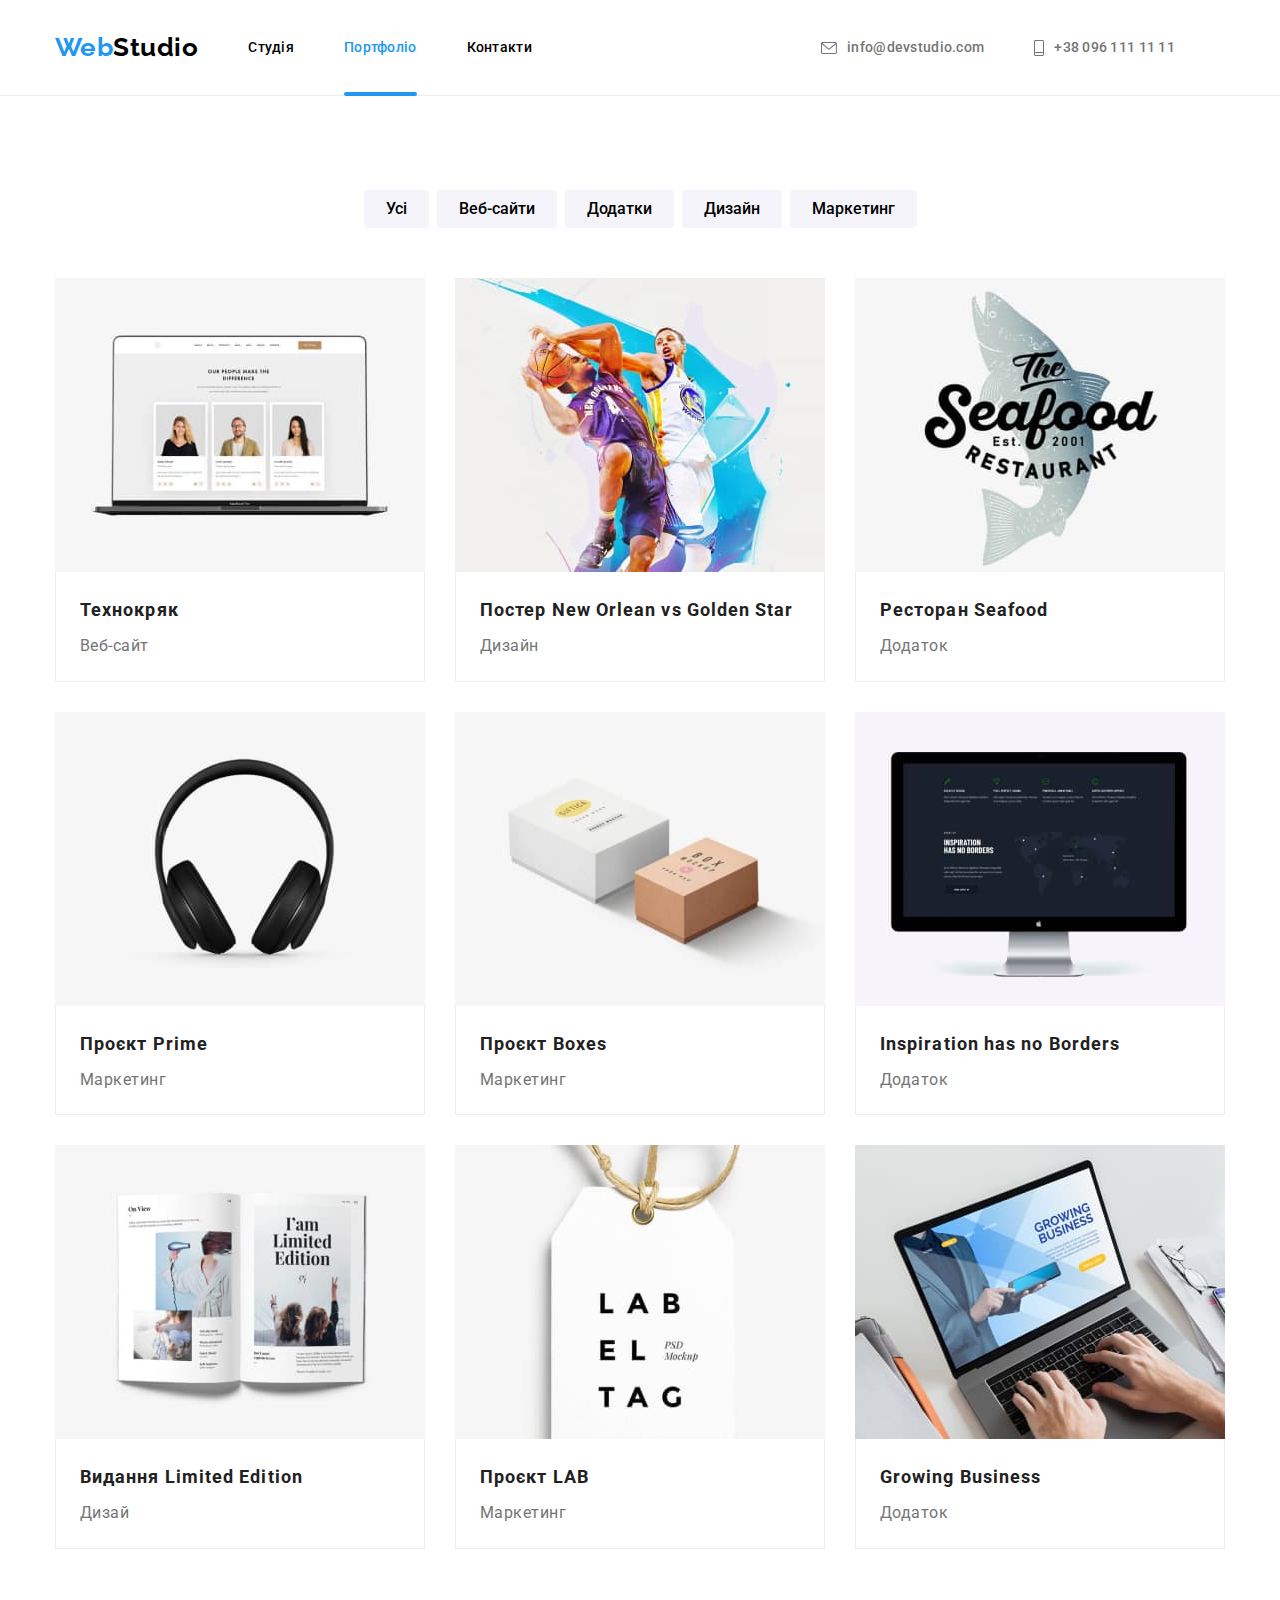
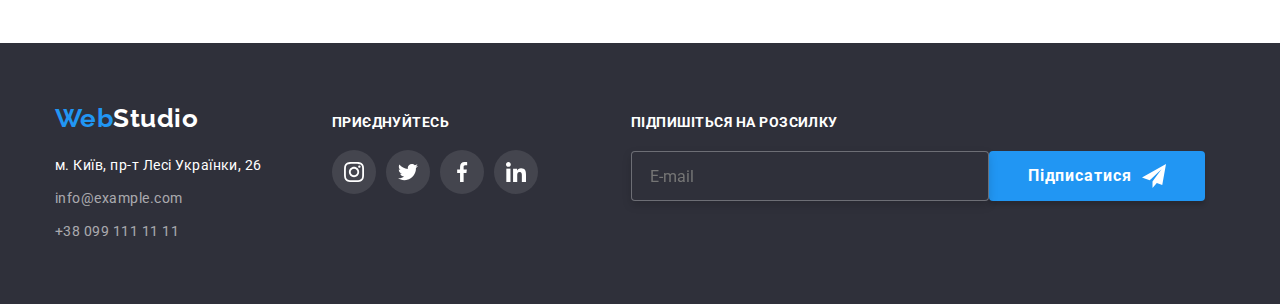
<file: portfolio.html>
<!DOCTYPE html>
<html lang="uk">

<head>
  <meta charset="UTF-8" />
  <meta http-equiv="X-UA-Compatible" content="IE=edge" />
  <meta name="viewport" content="width=device-width, initial-scale=1.0" />
  <title>Portfolio</title>
  <link rel="preconnect" href="https://fonts.googleapis.com" />
  <link rel="preconnect" href="https://fonts.gstatic.com" crossorigin />
  <link href="https://fonts.googleapis.com/css2?family=Raleway:wght@700&family=Roboto:wght@400;500;700;900&display=swap"
    rel="stylesheet" />
  <link rel="stylesheet" href="https://cdn.jsdelivr.net/npm/modern-normalize@1.1.0/modern-normalize.min.css" />
  <link rel="stylesheet" href="./css/styles.css" />
</head>
<body>
  <header class="page-header">
    <div class="header-box container">
      <nav class="page-navigation">
        <a class="logo link" href="/index.html"><span class="logo-item">Web</span>Studio</a>
        <ul class="menu-list list">
          <li class="menu-item">
            <a class="menu-link link" href="index.html">Студія</a>
          </li>
          <li class="menu-item">
            <a class="menu-link link current" href="portfolio.html"><span class="accent">Портфоліо</span></a>
          </li>
          <li class="menu-item">
            <a class="menu-link link" href="#contacts">Контакти</a>
          </li>
        </ul>
      </nav>
      <ul class="list-contact list">
        <li class="mail-link page-cont">
          <a class="mail link focus-cont" href="mailto:info@devstudio.com">
            <svg class="mail-icon cont-icon" width="16px" height="12px">
              <use href="./symbol-defs.svg#icon-envelope"></use>
            </svg>
            info@devstudio.com
          </a>
        </li>
        <li class="phone-link page-cont">
          <a class="contact-phone-number link focus-cont" href="tel:+380961111111">
            <svg class="phone-icon cont-icon" width="10" height="16">
              <use href="./symbol-defs.svg#icon-Vector"></use>
            </svg>
            +38 096 111 11 11</a>
        </li>
      </ul>
    </div>
  </header>
  <main class="main-page">
    <section class="filther section">
      <div class="container">
        <h1 class="visually-hidden">Наші роботи</h1>
        <ul class="filther-btn list">
          <li><button class="button-item" type="button">Усі</button></li>
          <li><button class="button-item" type="button">Веб-сайти</button></li>
          <li><button class="button-item" type="button">Додатки</button></li>
          <li><button class="button-item" type="button">Дизайн</button></li>
          <li><button class="button-item" type="button">Маркетинг</button></li>
        </ul>
        <ul class="project-link list">
          <li class="project-table"><a href="" class="shadow-link">
              <div class="shadow-cont">
                <div class="swipe-text">
                  <img class="pjoject-img" src="./images-portfolio/img-portholio-1.jpg" alt="Технокряк">
                  <p class="overlay">Ресурс пропонує комплексні пропозиції з різним рівнем функціоналу
                    та
                    сервісів. Все це дозволить відвідувачу отримати вичерпні відомості про компанію
                    чи
                    приватну особу.</p>
                </div>
                <div class="project-list">
                  <h2 class="project">Технокряк</h2>
                  <p class="project-type">Веб-сайт</p>
                </div>
              </div>

            </a>

          </li>
          <li class="project-table"><a href="" class="shadow-link">
              <div class="shadow-cont">
                <div class="swipe-text">
                  <img class="pjoject-img" src="./images-portfolio/img-portholio-2.jpg"
                    alt="Постер-New-Orlean-vs-Golden-Star">
                  <p class="overlay">Ресурс пропонує комплексні пропозиції з різним рівнем функціоналу
                    та
                    сервісів. Все це дозволить відвідувачу отримати вичерпні відомості про компанію
                    чи
                    приватну особу.</p>
                </div>

                <div class="project-list">
                  <h2 class="project">Постер New Orlean vs Golden Star</h2>
                  <p class="project-type">Дизайн</p>
                </div>
              </div>

            </a>

          </li>
          <li class="project-table"><a href="" class="shadow-link">
              <div class="shadow-cont">
                <div class="swipe-text">
                  <img class="pjoject-img" src="./images-portfolio/img-portholio-3.jpg" alt="Ресторан-Морепродукти">
                  <p class="overlay">Ресурс пропонує комплексні пропозиції з різним рівнем функціоналу
                    та
                    сервісів. Все це дозволить відвідувачу отримати вичерпні відомості про компанію
                    чи
                    приватну особу.</p>
                </div>

                <div class="project-list">
                  <h2 class="project">Ресторан Seafood</h2>
                  <p class="project-type">Додаток</p>
                </div>
              </div>

            </a>

          </li>
          <li class="project-table"><a href="" class="shadow-link">
              <div class="shadow-cont">
                <div class="swipe-text">
                  <img class="pjoject-img" src="./images-portfolio/img-portholio-4.jpg" alt="Проєкт-Прем'єр">
                  <p class="overlay">Ресурс пропонує комплексні пропозиції з різним рівнем функціоналу
                    та
                    сервісів. Все це дозволить відвідувачу отримати вичерпні відомості про компанію
                    чи
                    приватну особу.</p>
                </div>

                <div class="project-list">
                  <h2 class="project">Проєкт Prime</h2>
                  <p class="project-type">Маркетинг</p>
                </div>
              </div>

            </a>

          </li>
          <li class="project-table"><a href="" class="shadow-link">
              <div class="shadow-cont">
                <div class="swipe-text">
                  <img class="pjoject-img" src="./images-portfolio/img-portholio-5.jpg" alt="Проєкт-Коробки">
                  <p class="overlay">Ресурс пропонує комплексні пропозиції з різним рівнем функціоналу
                    та
                    сервісів. Все це дозволить відвідувачу отримати вичерпні відомості про компанію
                    чи
                    приватну особу.</p>
                </div>

                <div class="project-list">
                  <h2 class="project">Проєкт Boxes</h2>
                  <p class="project-type">Маркетинг</p>
                </div>
              </div>

            </a>

          </li>
          <li class="project-table"><a href="" class="shadow-link">
              <div class="shadow-cont">
                <div class="swipe-text">
                  <img class="pjoject-img" src="./images-portfolio/img-portholio-6.jpg" alt="Натхнення-не-має-кордонів">
                  <p class="overlay">Ресурс пропонує комплексні пропозиції з різним рівнем функціоналу
                    та
                    сервісів. Все це дозволить відвідувачу отримати вичерпні відомості про компанію
                    чи
                    приватну особу.</p>
                </div>

                <div class="project-list">
                  <h2 class="project">Inspiration has no Borders</h2>
                  <p class="project-type">Додаток</p>
                </div>
              </div>

            </a>

          </li>
          <li class="project-table"><a href="" class="shadow-link">
              <div class="shadow-cont">
                <div class="swipe-text">
                  <img class="pjoject-img" src="./images-portfolio/img-portholio-7.jpg" alt="Видання-Обмежене-видання">
                  <p class="overlay">Ресурс пропонує комплексні пропозиції з різним рівнем функціоналу
                    та
                    сервісів. Все це дозволить відвідувачу отримати вичерпні відомості про компанію
                    чи
                    приватну особу.</p>
                </div>

                <div class="project-list">
                  <h2 class="project">Видання Limited Edition</h2>
                  <p class="project-type">Дизай</p>
                </div>
              </div>
            </a>
          </li>
          <li class="project-table"><a href="" class="shadow-link">
              <div class="shadow-cont">
                <div class="swipe-text">
                  <img class="pjoject-img" src="./images-portfolio/img-portholio-8.jpg" alt="Проєкт-ЛАБ">
                  <p class="overlay">Ресурс пропонує комплексні пропозиції з різним рівнем функціоналу
                    та
                    сервісів. Все це дозволить відвідувачу отримати вичерпні відомості про компанію
                    чи
                    приватну особу.</p>
                </div>

                <div class="project-list">
                  <h2 class="project">Проєкт LAB</h2>
                  <p class="project-type">Маркетинг</p>
                </div>
              </div>
            </a>
          </li>
          <li class="project-table"><a href="" class="shadow-link">
              <div class="shadow-cont">
                <div class="swipe-text">
                  <img class="pjoject-img" src="./images-portfolio/img-portholio-9.jpg" alt="Зростаючий-бізнес">
                  <p class="overlay">Ресурс пропонує комплексні пропозиції з різним рівнем функціоналу
                    та
                    сервісів. Все це дозволить відвідувачу отримати вичерпні відомості про компанію
                    чи
                    приватну особу.</p>
                </div>

                <div class="project-list">
                  <h2 class="project">Growing Business</h2>
                  <p class="project-type">Додаток</p>
                </div>
              </div>
            </a>
        </ul>
      </div>
    </section>
  </main>
  <footer class="footer-page">
    <div class="container footer-container">
      <div class="footer-first-box">
        <a class="logo-two link" href="/index.html"><span class="logo-item">Web</span>Studio</a>
        <address class="adress-footer">
          <ul class="adress-list list">
            <li class="list-map">
              <a class="maps-list link" href="https://goo.gl/maps/bV2nX5t9sE71foQR8" target="_blank"
                rel="nooper noreferrer nofollow">м. Київ, пр-т Лесі Українки, 26</a>
            </li>
            <li class="list-map">
              <a class="mail-footer link" href="mailto:info@example.com">info@example.com</a>
            </li>
            <li>
              <a class="contact-phone-footer link" href="tel:+380991111111">+38 099 111 11 11</a>
            </li>
          </ul>
        </address>
      </div>
      <div class="footer-icons">
        <p class="footer-invate">Приєднуйтесь</p>
        <ul class="team-cont">
          <li class="list list-icon">
            <a href="https://www.instagram.com/" class="team-cont-icons">
              <svg class="icon-footer" width="20" height="20">
                <use href="./symbol-defs.svg#icon-instagram"></use>
              </svg>
            </a>
          </li>
          <li class="list list-icon">
            <a href="https://twitter.com" class="team-cont-icons">
              <svg class="icon-footer" width="20" height="20">
                <use href="./symbol-defs.svg#icon-twitter"></use>
              </svg>
            </a>
          </li>
          <li class="list list-icon">
            <a href="https://www.facebook.com/" class="team-cont-icons">
              <svg class="icon-footer" width="20" height="20">
                <use href="./symbol-defs.svg#icon-facebook"></use>
              </svg>
            </a>
          </li>
          <li class="list list-icon">
            <a href="https://ua.linkedin.com/" class="team-cont-icons">
              <svg class="icon-footer" width="20" height="20">
                <use href="./symbol-defs.svg#icon-linkedin"></use>
              </svg>
            </a>
          </li>
        </ul>
      </div>
      <div class="subscribe-box">
        <p class="subscribe-title">Підпишіться на розсилку</p>
        <form class="subscribe-form">
          <label class="subscribe-form-field">
            <span class="subscribe-form-input-wrapper">
              <input type="text" class="subscribe-form-input" name="user-mail" placeholder="E-mail">
              <button type="submit" class="subscribe-form-submit">Підписатися
                <svg class="subscribe-form-submit-icon" width="24" height="24">
                  <use href="./symbol-defs.svg#icon-send"></use>
                </svg>
              </button>
            </span>
          </label>
        </form>
      </div>
    </div>
  </footer>
</body>

</html>
</file>
<file: css/styles.css>
:root {
  --accent-color: #2196f3;
  --secondary-text-dark-color: #000000;
  --primary-text-dark-color: #212121;
  --primary-text-color-theme-light: #ffffff;
  --secondary-text-color-theme-light: #757575;
  --no-name-text-color: #2f303a;
  --primary-font: "Roboto", sans-serif;
  --secondary-text-font: "Raleway", sans-serif;
  --back-color: #f5f4fa;
  --border-color: #eee;
  --primary-icon-color: rgba(175, 177, 184, 1);
  --second-icon-color: #757575;
  --time-activate: 250ms;
  --funk-time: cubic-bezier(0.4, 0, 0.2, 1);
}
.menu-list .menu-link.current {
  color: var(--accent-color);
}
.link {
  text-decoration: none;
}

.list {
  list-style-type: none;
}

button {
  cursor: pointer;
}
h1,
h2,
h3,
h4,
p {
  margin-top: 0;
  margin-bottom: 0;
}
ul,
ol {
  margin-top: 0;
  margin-bottom: 0;
  padding-left: 0;
}
img {
  max-width: 100%;
  height: auto;
  display: block;
}
body {
  font-family: var(--primary-font), sans-serif;
  background-color: var(--primary-text-color-theme-light);
  letter-spacing: 0.03em;
}
.section {
  padding-top: 94px;
  padding-bottom: 94px;
}
/* HEADER */
.visually-hidden {
  position: absolute;
  white-space: nowrap;
  width: 1px;
  height: 1px;
  overflow: hidden;
  border: 0;
  padding: 0;
  clip: rect(0 0 0 0);
  clip-path: inset(50%);
  margin: -1px;
}
.container {
  margin-left: auto;
  margin-right: auto;
  width: 1200px;
  padding-left: 15px;
  padding-right: 15px;
}
.logo {
  font-family: var(--secondary-text-font);
  font-weight: 700;
  font-size: 26px;
  line-height: 1.2;

  color: var(--black-color);
}
.logo-item {
  font-family: var(--secondary-text-font);
  font-weight: 700;
  font-size: 26px;
  line-height: 1.2;
  color: var(--accent-color);
}
.page-navigation {
  display: flex;
  align-items: center;
}
.page-header {
  border-bottom: 1px solid var(--border-color);
  padding-top: 32px;
  padding-bottom: 32px;
}

.header-box {
  display: flex;
  justify-content: space-between;
}
.menu-list,
.list-contact {
  display: flex;
}
.menu-item:not(:last-child),
.logo {
  margin-right: 50px;
}
.page-cont {
  margin-right: 50px;
}
.page-cont {
  display: flex;
  justify-content: center;
}
.menu-link {
  font-weight: 500;
  font-size: 14px;
  line-height: 1.14;
  letter-spacing: 0.02em;
  color: var(--grey-color);
  transition-duration: var(--time-activate);
  position: relative;
  transition-timing-function: var(--funk-time);
}
.menu-link:hover,
.menu-link:focus {
  color: var(--accent-color);
}
.accent {
  color: var(--accent-color);
}
.accent::after {
  position: absolute;
  left: 0;
  bottom: 0;
  top: 52.2px;
  content: "";
  display: block;
  width: 100%;
  height: 4px;
  background-color: var(--accent-color);
  border-radius: 2px;
}
.mail {
  font-weight: 500;
  font-size: 14px;
  line-height: 1.14;
  letter-spacing: 0.02em;
  color: var(--secondary-text-color-theme-light);
  display: flex;
  align-items: center;
  transition-duration: var(--time-activate);
  transition-timing-function: var(--funk-time);
}
.mail:hover,
.mail:focus {
  color: var(--accent-color);
}
.contact-phone-number {
  font-weight: 500;
  font-size: 14px;
  line-height: 1.14;
  letter-spacing: 0.02em;
  color: var(--secondary-text-color-theme-light);
  display: flex;
  align-items: center;
  transition-duration: var(--time-activate);
  transition-timing-function: var(--funk-time);
}
.contact-phone-number:hover,
.contact-phone-number:focus {
  color: var(--accent-color);
}
.mail-icon,
.phone-icon {
  margin-right: 10px;
}
.focus-cont:hover .cont-icon,
.focus-cont:focus .cont-icon {
  fill: var(--accent-color);
}
.mail-icon,
.phone-icon {
  fill: var(--second-icon-color);
  transition-duration: var(--time-activate);
  transition-timing-function: var(--funk-time);
}
/* MAIN */
.first-section {
  background: rgba(47, 48, 58, 0.4);
  background-color: var(--no-name-text-color);
  background-repeat: no-repeat;
  background-size: cover;
  background-image: linear-gradient(
      rgba(47, 48, 58, 0.4),
      rgba(47, 48, 58, 0.4)
    ),
    url(../sekt.jpg);
  background-size: 1600px;
  background-position: center;
}
.name-page {
  font-weight: 900;
  font-size: 44px;
  line-height: 1.36;
  text-align: center;
  letter-spacing: 0.06em;
  text-transform: uppercase;
  color: var(--primary-text-color-theme-light);
  margin-bottom: 40px;
}
.modal-open-btn {
  width: 216px;
  height: 50px;
  background-color: #2196f3;
  font-weight: 700;
  font-size: 16px;
  line-height: 1.8;
  letter-spacing: 0.06em;
  color: var(--primary-text-color-theme-light);
  border: none;
  border-radius: 4px;
  display: flex;
  align-items: center;
  justify-content: center;
  transition-duration: var(--time-activate);
  transition-timing-function: var(--funk-time);
}
.modal-open-btn:active {
  background-color: #188ce8;
}
.first-container {
  display: flex;
  flex-wrap: wrap;
  width: 700px;
  justify-content: center;
  padding-top: 200px;
  padding-bottom: 200px;
}

.modal-open-btn:hover,
.modal-open-btn:focus {
  background-color: #188ce8;
}
/* soft=skills */
.list-skils {
  display: flex;
  gap: 30px;
}
.skills-list {
  flex-basis: calc((100% - 90px) / 4);
}
.soft-skills-item {
  font-weight: 700;
  font-size: 14px;
  line-height: 1.14;
  text-transform: uppercase;
  color: var(--grey-color);
  margin-bottom: 10px;
}
.soft-skills-link {
  font-size: 14px;
  line-height: 1.71;
  color: var(--secondary-text-color-theme-light);
}
.soft-box {
  display: flex;
  justify-content: center;
  border-radius: 4px;
  background-color: var(--back-color);
  margin-bottom: 30px;
  width: 270px;
  height: 120px;
  align-items: center;
}
.job {
  font-weight: 700;
  font-size: 36px;
  line-height: 1.16;
  text-align: center;
  color: var(--grey-color);
  margin-bottom: 50px;
}

.page-job {
  padding-top: 0;
}
.job-page {
  display: flex;
  gap: 30px;
}
.image-work {
  width: 370px;
  height: 294px;
}
.work-text-box {
  position: relative;
  overflow: hidden;
}
.work-link-text {
  display: flex;
  align-items: center;
  justify-content: center;
  position: absolute;
  overflow: hidden;
  background: rgba(47, 48, 58, 0.8);
  color: var(--primary-text-color-theme-light);
  width: 100%;
  height: 70px;
  top: 224px;
  left: 0;
  font-family: var(--primary-font);
  font-weight: 700;
  font-size: 14px;
  line-height: 1.14;
  text-transform: uppercase;
}
.my-team {
  margin-bottom: 50px;
}
.list-team {
  display: flex;
  gap: 30px;
}
.my-team {
  font-weight: 700;
  font-size: 36px;
  line-height: 1.16;
  text-align: center;
  color: var(--grey-color);
}
.image-team {
  width: 270px;
  height: 260px;
}
.team-info {
  padding-top: 30px;
  padding-bottom: 30px;
}
.name {
  font-weight: 500;
  font-size: 16px;
  line-height: 1.18;
  margin-bottom: 10px;
  text-align: center;

  color: var(--grey-color);
}
.job-title {
  font-weight: 400;
  font-size: 16px;
  line-height: 1.18;
  text-align: center;
  color: var(--secondary-text-color-theme-light);
  margin-bottom: 16px;
}
.team-box {
  background-color: var(--primary-text-color-theme-light);
  box-shadow: 0px 1px 3px rgba(0, 0, 0, 0.12), 0px 1px 1px rgba(0, 0, 0, 0.14),
    0px 2px 1px rgba(0, 0, 0, 0.2);
  border-radius: 0px 0px 4px 4px;
}
.team {
  background-color: var(--back-color);
}
.team-cont {
  display: flex;
  justify-content: center;
  column-gap: 10px;
}

.icon-job:hover {
  fill: var(--accent-color);
}

.team-cont-icon {
  display: flex;
  justify-content: center;
  align-items: center;
  width: 44px;
  height: 44px;
  border-radius: 50%;
  background-color: var(--primary-text-color-theme-light);
  fill: var(--primary-icon-color);
  transition-duration: var(--time-activate);
  transition-timing-function: var(--funk-time);
}
.team-cont-icon:hover,
.team-cont-icon:focus {
  fill: var(--primary-text-color-theme-light);
  background-color: var(--accent-color);
}
.team-cont-icon:hover .icon-job,
.team-cont-icon:focus .icon-job {
  fill: var(--primary-text-color-theme-light);
}
.clients {
  display: flex;
  justify-content: center;
  margin-bottom: 50px;
  font-family: var(--primary-font);
  font-weight: 700;
  font-size: 36px;
  line-height: 42px;
  text-align: center;
  color: var(--primary-text-dark-color);
}
.clients-item {
  display: flex;
  gap: 30px;
}

.client-box-icon {
  width: 170px;
  height: 92px;
}
.client-comp {
  width: 100%;
  height: 100%;
  display: flex;
  justify-content: center;
  align-items: center;
  border: 1px solid var(--border-color);
  border-radius: 4px;
  transition-duration: var(--time-activate);
  transition-timing-function: var(--funk-time);
}
.client-comp:hover .client-icon,
.client-comp:focus .client-icon {
  fill: var(--accent-color);
}
.client-comp:hover,
.client-comp:focus {
  border-color: var(--accent-color);
}
.client-icon {
  fill: var(--primary-icon-color);
  transition-duration: var(--time-activate);
  transition-timing-function: var(--funk-time);
}
/* footer */
.footer-page {
  background: var(--no-name-text-color);
  display: flex;
  padding-top: 60px;
  padding-bottom: 60px;
}
.footer-first-box {
  margin-right: 70px;
}
.logo-two {
  font-family: var(--secondary-text-font);
  font-weight: 700;
  font-size: 26px;
  line-height: 1.19;
  color: var(--primary-text-color-theme-light);
  margin-top: 60px;
  font-style: normal;
}
.adress-footer {
  margin-top: 20px;
}
.maps-list {
  font-style: normal;
  font-weight: 400;
  font-size: 14px;
  line-height: 1.71;
  color: var(--primary-text-color-theme-light);
}
.mail-footer,
.contact-phone-footer {
  font-style: normal;
  font-weight: 400;
  font-size: 14px;
  line-height: 1.71;
  color: rgba(255, 255, 255, 0.6);
  transition-duration: var(--time-activate);
  transition-timing-function: var(--funk-time);
}
.list-map {
  margin-bottom: 9px;
}
.contact-phone-footer {
  margin-bottom: 60px;
}
.contact-phone-footer:focus,
.contact-phone-footer:hover,
.mail-footer:hover,
.mail-footer:focus .maps-text:hover,
.maps-text:focus {
  color: var(--accent-color);
}
.footer-invate {
  font-family: var(--primary-font);
  font-weight: 700;
  font-size: 14px;
  line-height: 16px;
  font-style: normal;
  letter-spacing: 0.03em;
  text-transform: uppercase;
  color: var(--primary-text-color-theme-light);
  margin-bottom: 20px;
}
.team-cont-icons {
  display: flex;
  justify-content: center;
  align-items: center;
  width: 44px;
  height: 44px;
  border-radius: 50%;
  background-color: rgba(255, 255, 255, 0.1);
  transition-duration: var(--time-activate);
  transition-timing-function: var(--funk-time);
}
.icon-footer {
  fill: var(--primary-text-color-theme-light);
}
.team-cont-icons:hover,
.team-cont-icons:focus {
  background-color: var(--accent-color);
}
.footer-container {
  display: flex;
  align-items: baseline;
}
.footer-icons {
  margin-right: 93px;
}
.subscribe-title {
  font-family: var(--primary-font);
  font-weight: 700;
  font-size: 14px;
  line-height: 1.14;
  text-transform: uppercase;
  color: var(--primary-text-color-theme-light);
  margin-bottom: 20px;
}
.subscribe-form-input::placeholder{
  padding-left: 16px;
}
.subscribe-form-input-wrapper{
  display: flex;
}
.subscribe-form-field{
  margin-right: 12px;
}
.subscribe-form-input {
  width: 358px;
  height: 50px;
  border: 1px solid rgba(255, 255, 255, 0.3);
  filter: drop-shadow(0px 4px 4px rgba(0, 0, 0, 0.15));
  border-radius: 4px;
  background-color: var(--no-name-text-color);
  color: #ffffff;
}
.subscribe-form-submit{
  width: 216px;
  height: 50px;
  background-color: #2196f3;
  font-weight: 700;
  font-size: 16px;
  line-height: 1.8;
  letter-spacing: 0.06em;
  color: var(--primary-text-color-theme-light);
  border: none;
  border-radius: 4px;
  display: flex;
  align-items: center;
  justify-content: center;
  background: var(--accent-color);
  box-shadow: 0px 4px 4px rgba(0, 0, 0, 0.15);

}

.subscribe-form-submit-icon{
  margin-left: 10px;
  align-items: center;
  fill: var(--primary-text-color-theme-light);
}

/* Portfolio */
.filther-btn {
  display: flex;
  gap: 8px;
  justify-content: center;
  margin-bottom: 50px;
}
.button-item {
  background: var(--back-color);
  padding: 6px 22px;
  font-weight: 500;
  font-size: 16px;
  line-height: 1.6;
  text-align: center;
  border-radius: 4px;
  border: none;
  color: var(--grey-color);
  transition-duration: var(--time-activate);
  transition-timing-function: var(--funk-time);
}

.button-item:hover,
.button-item:focus {
  color: var(--primary-text-color-theme-light);
  background-color: var(--accent-color);
  box-shadow: 0px 3px 1px rgba(0, 0, 0, 0.1), 0px 1px 2px rgba(0, 0, 0, 0.08),
    0px 2px 2px rgba(0, 0, 0, 0.12);
}
/* Project */
.project-link {
  display: flex;
  flex-wrap: wrap;
  gap: 30px;
}
.project-list {
  border-left: 1px solid var(--border-color);
  border-right: 1px solid var(--border-color);
  border-bottom: 1px solid var(--border-color);
  padding: 20px 24px;
}
.project {
  margin-bottom: 4px;
}

.project-img {
  width: 370px;
  height: 294px;
}

.project-type {
  font-weight: 400;
  font-size: 16px;
  line-height: 1.8;
  color: var(--secondary-text-color-theme-light);
}
.shadow-link {
  text-decoration: none;
}
.shadow-link:hover .shadow-cont,
.shadow-link:focus .shadow-cont {
  box-shadow: 0px 1px 1px rgba(0, 0, 0, 0.12), 0px 4px 4px rgba(0, 0, 0, 0.06),
    1px 4px 6px rgba(0, 0, 0, 0.16);
}
.project {
  font-weight: 700;
  font-size: 18px;
  line-height: 2;
  letter-spacing: 0.06em;
  color: var(--primary-text-dark-color);
}
.swipe-text {
  transition-duration: var(--time-activate);
  position: relative;
  overflow: hidden;
  transition-timing-function: var(--funk-time);
}
.overlay {
  position: absolute;
  overflow: auto;
  background: rgba(33, 150, 243, 0.9);
  color: var(--primary-text-color-theme-light);
  top: 0;
  left: 0;
  width: 100%;
  height: 100%;
  padding: 63px 24px;
  line-height: 1.2;
  transform: translateY(100%);
  transition: var(--time-activate) linear;
  font-family: var(--primary-font);
  font-weight: 400;
  font-size: 18px;
  line-height: 1.55;
  transition-timing-function: var(--funk-time);
}
.shadow-link:hover .overlay,
.shadow-link:focus .overlay {
  transform: translateY(0%);
}

/* backdrop */
.backdrop {
  position: fixed;
  top: 0;
  left: 0;
  z-index: 100;
  width: 100%;
  height: 100%;
  background-color: rgba(47, 48, 58, 0.4);

  opacity: 1;
  visibility: visible;
  pointer-events: auto;
  transition: opacity var(--time-activate) ease,
    visibility var(--time-activate) ease;
  transition-timing-function: var(--funk-time);
}
.backdrop.is-hidden {
  opacity: 0;
  visibility: hidden;
  pointer-events: none;
}
/* modal-window */
.modal {
  position: absolute;
  height: 581px;
  width: 528px;
  background-color: var(--primary-text-color-theme-light);
  top: 50%;
  left: 50%;
  transform: translate(-50%, -50%);
  padding: 40px 40px;
}
.modal-close-btn {
  position: absolute;
  top: 8px;
  right: 8px;
  display: flex;
  justify-content: center;
  align-items: center;
  border: 1px solid rgba(0, 0, 0, 0.1);
  border-radius: 50%;
  width: 30px;
  height: 30px;
  background-color: transparent;
  padding: 0;
}
.modal-close-icon {
  transition-duration: var(--time-activate);
  transition-timing-function: var(--funk-time);
}
.modal-close-btn:hover .modal-close-icon {
  fill: var(--accent-color);
}
/* Modal Form */
.modal-form-title {
  font-family: var(--primary-font);
  font-weight: 700;
  font-size: 20px;
  line-height: 1.15;
  text-align: center;
  color: var(--primary-text-dark-color);
  margin-bottom: 12px;
}
.modal-form {
  display: flex;
  flex-direction: column;
}
.modal-form-input {
  width: 100%;
  height: 40px;
  border: 1px solid rgba(33, 33, 33, 0.2);
  border-radius: 4px;
  padding-left: 42px;
  transition-duration: var(--time-activate);
  transition-timing-function: var(--funk-time);
}
.modal-form-input-wrapper {
  position: relative;
  display: block;
}
.modal-form-field-desc {
  font-family: var(--primary-font);
  font-weight: 400;
  font-size: 12px;
  line-height: 1.16;
  letter-spacing: 0.01em;
  color: var(--second-icon-color);
  margin-bottom: 4px;
  display: block;
}
.modal-form-field {
  margin-bottom: 10px;
}
.modal-form-input-icon {
  position: absolute;
  top: 50%;
  left: 12px;
  transform: translateY(-50%);
  transition-duration: var(--time-activate);
  transition-timing-function: var(--funk-time);
}
.modal-form-input:focus + .modal-form-input-icon {
  fill: var(--accent-color);
}
.modal-form-input:focus {
  border-color: var(--accent-color);
  outline: none;
}
.modal-form-name {
  margin-bottom: 20px;
}
.modal-form-message {
  width: 100%;
  height: 120px;
  border: 1px solid rgba(33, 33, 33, 0.2);
  border-radius: 4px;
  padding: 12px 16px;
  resize: none;
  display: block;
  transition-duration: var(--time-activate);
  transition-timing-function: var(--funk-time);
}
.modal-form-message:focus {
  outline: none;
  border-color: var(--accent-color);
}
.modal-form-message::placeholder {
  font-family: var(--primary-font);
  font-weight: 400;
  font-size: 12px;
  line-height: 1.16;
  letter-spacing: 0.01em;
  color: rgba(117, 117, 117, 0.5);
}
.modal-form-check-field {
  display: flex;
  align-items: center;
  justify-content: center;
  margin-bottom: 30px;
  font-family: var(--primary-font);
  font-weight: 400;
  font-size: 14px;
  line-height: 1.71;
  color: var(--second-icon-color);
}
.check-box-policy {
  font-family: var(--primary-font);
  font-weight: 400;
  font-size: 14px;
  line-height: 1.71;
  letter-spacing: 0.03em;
  text-decoration-line: underline;
  color: var(--accent-color);
}
.modal-form-own-checkbox {
  border: 1px solid var(--secondary-text-dark-color);
  border-radius: 2px;
  cursor: pointer;
  margin-right: 9px;
}
.modal-form-check {
  position: absolute;
  appearance: none;
}
.modal-form-own-checkbox-icon {
  display: none;
  fill: var(--primary-text-color-theme-light);
}
.modal-form-check:checked + .modal-form-own-checkbox {
  background-color: var(--accent-color);
  border: none;
}
.modal-form-check:checked
  + .modal-form-own-checkbox
  .modal-form-own-checkbox-icon {
  display: block;
}
/* .modal-form-check:focus + .modal-form-own-checkbox {
  box-shadow: 0 0 0 2px rgba(0, 0, 0, 1);
} */
.modal-form-submit {
  width: 216px;
  height: 50px;
  background-color: #2196f3;
  font-weight: 700;
  font-size: 16px;
  line-height: 1.8;
  letter-spacing: 0.06em;
  align-self: center;
  color: var(--primary-text-color-theme-light);
  border: none;
  border-radius: 4px;
  display: flex;
  align-items: center;
  justify-content: center;
  transition-duration: var(--time-activate);
  transition-timing-function: var(--funk-time);
  box-shadow: 0px 1px 3px rgba(0, 0, 0, 0.12), 0px 1px 1px rgba(0, 0, 0, 0.14),
    0px 2px 1px rgba(0, 0, 0, 0.2);
}
.modal-form-submit:hover,
.modal-form-submit:focus {
  background-color: #188ce8;
}
</file>
